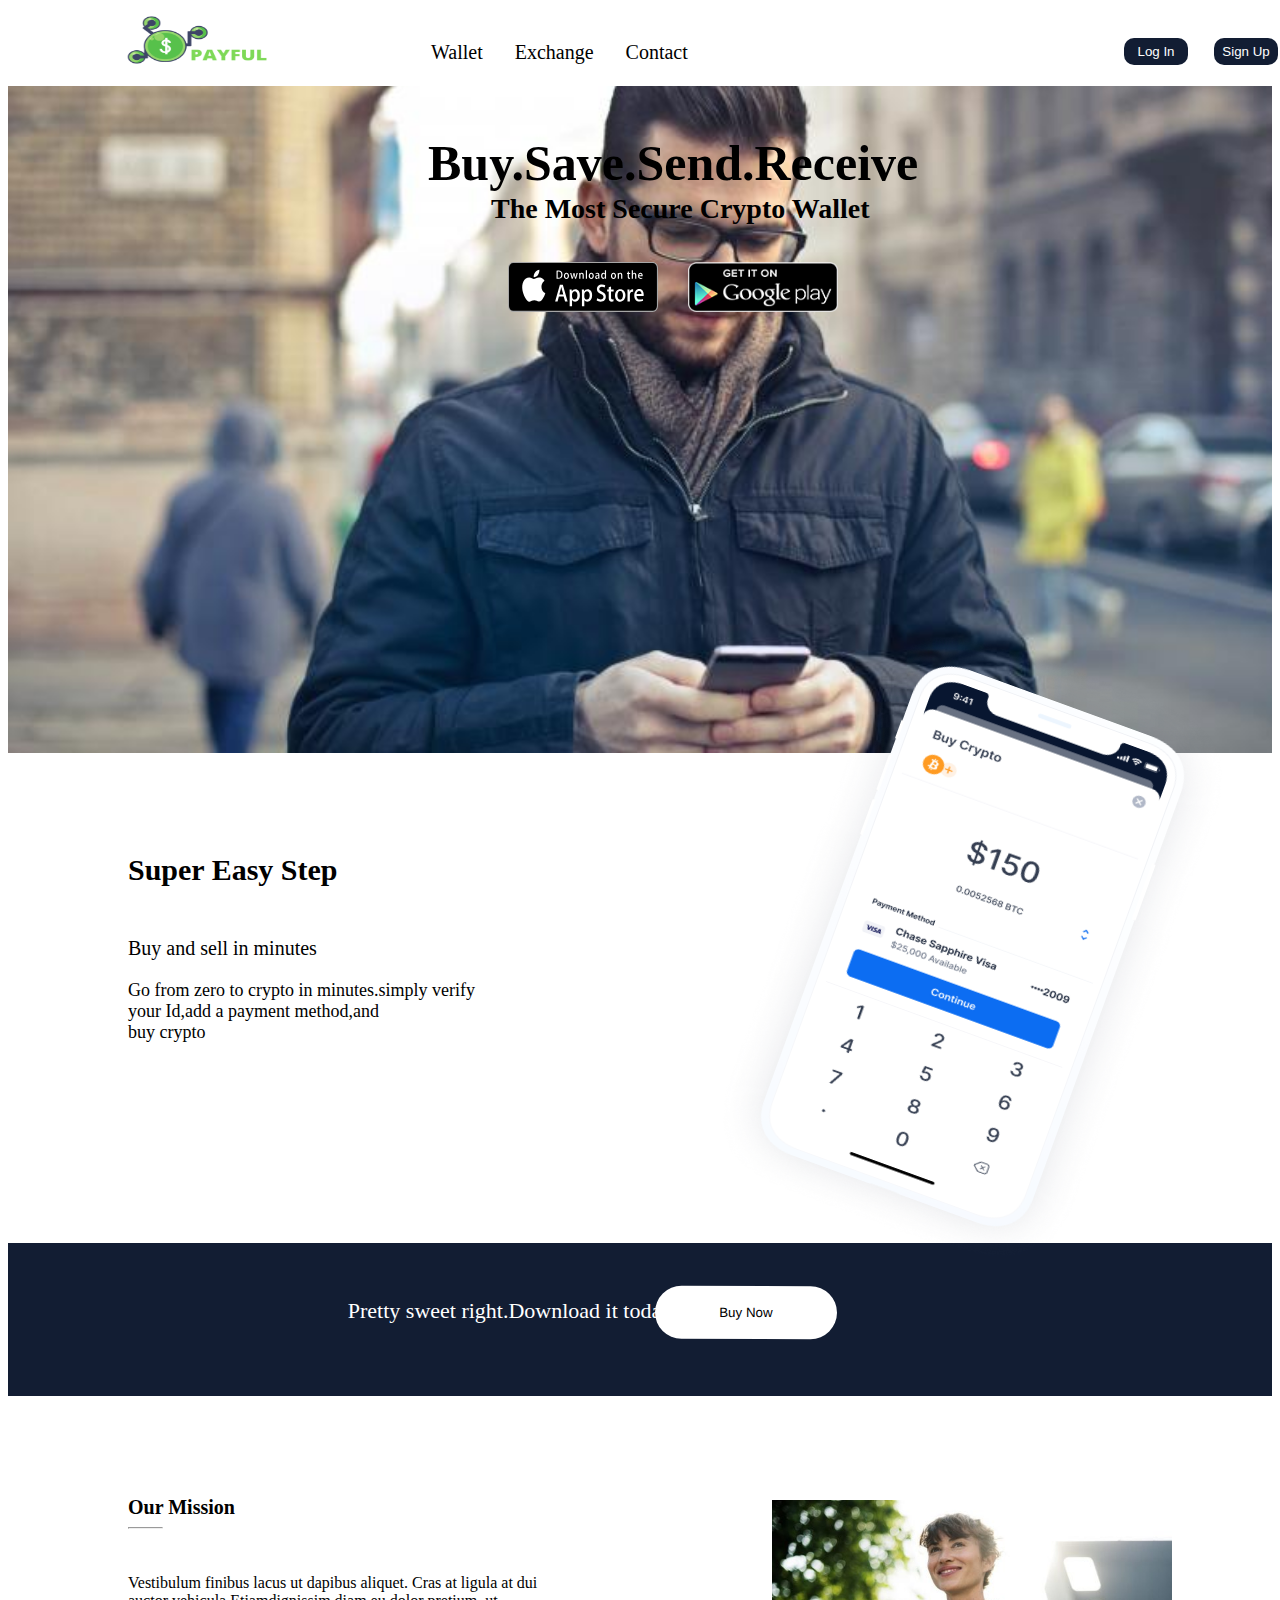
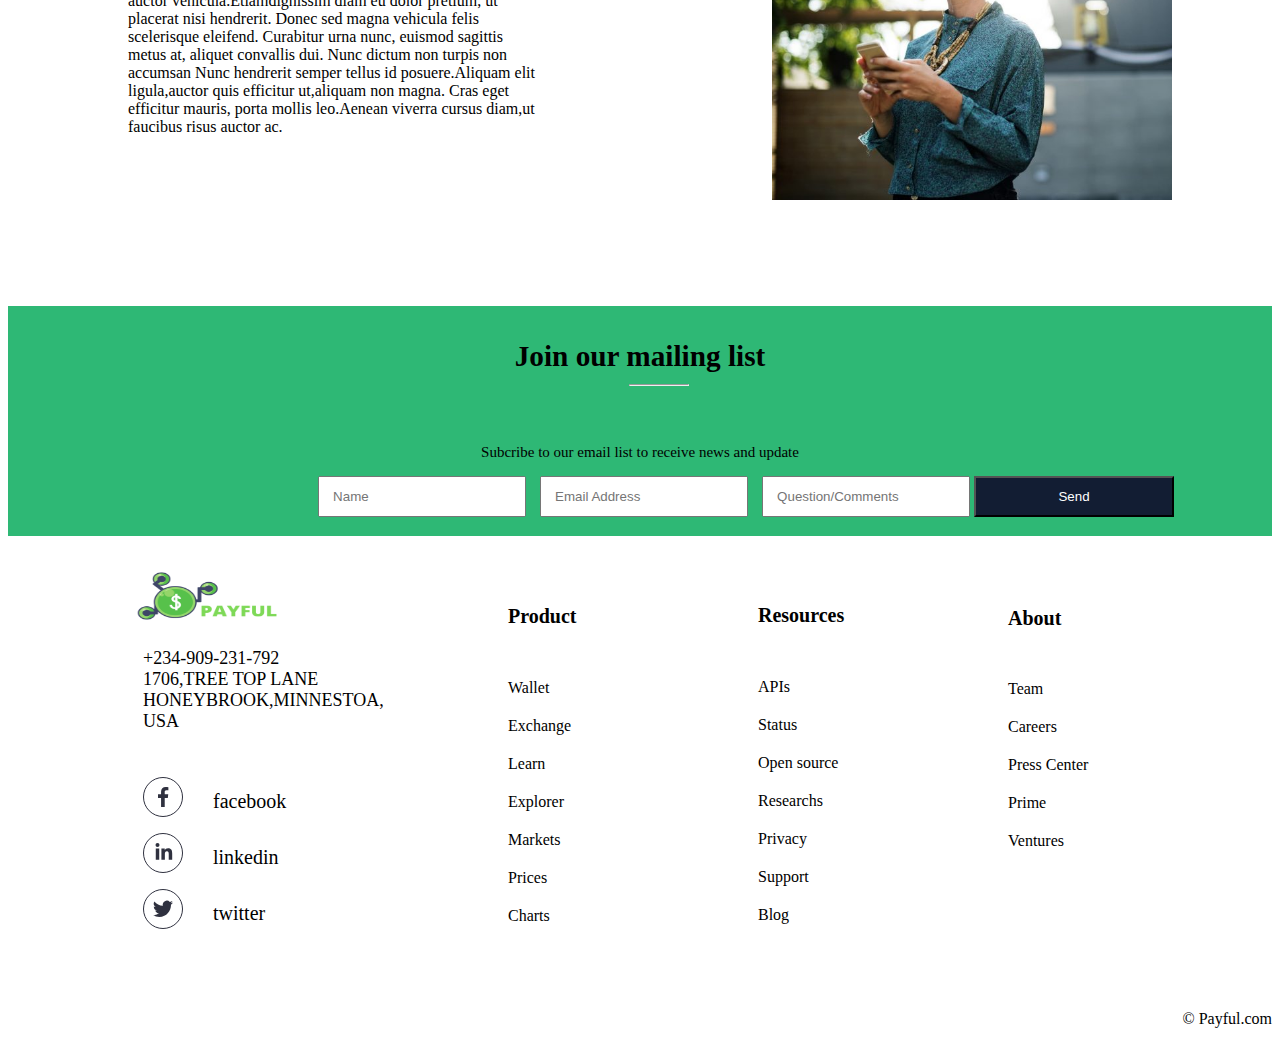
<file: index.html>
<!DOCTYPE html>
<html lang="en">
<head>
    <meta charset="UTF-8">
    <meta name="viewport" content="width=device-width, initial-scale=1.0">
    <title>PAYFUL</title>
    <link rel="stylesheet" href="css/style.css">
</head>
<body>
   <header>
       <nav>
           <div class="logo">
               <img src="image/PAYFUL_1_-removebg-preview.png" alt="" width="200px" height="150px">
           </div>
           <div class="highclass">
               <ul class="nav-1">
                   <li><a href="#">Wallet</a></li>
                   <li><a href="#">Exchange</a></li>
                   <li><a href="#para10">Contact</a></li>
               </ul>
            </div>
            <a href="log in.html"><div class="pop"><button class="btn2">Log In</button></div></a>
            <a href="signup.html"><div class="hip"><button class="btn3">Sign Up</button></div></a>
       </nav>
   </header>  
   <section class="sec1">
       <div>
           <h1 class="sec1-1">Buy.Save.Send.Receive</h1>
       </div>
       <div class="sec1-2">
           <h4 class="sec1-3">The Most Secure Crypto Wallet</h4>
       </div>
       <div class="sec1-4">
           <img src="image/en-app.svg" alt="" width="150px" height="50px">
       </div>
       <div class="sec1-5">
           <img src="image/download-app-android.png" alt="" width="150px" height="50px">
       </div>
   </section>
   <section class="sec2">
       <div>
           <h5 class="sec2-1">Super Easy Step</h5>
       </div>
       <div class="sec2-2">
           <p>Buy and sell in minutes</p>
       </div>
       <div class="sec2-3">
           <p>Go from zero to crypto in minutes.simply verify <br>
               your Id,add a payment method,and <br>
               buy crypto
           </p>
       </div>
       <div class="sec2-4">
           <img src="image/wallet-buy.png" alt="" width="600px" height="600px">
       </div>
   </section>
   <section class="sec3">
       <h3 class="sec3-1">Pretty sweet right.Download it today</h3>
       <div class="sec3-2">
          <a href="signup.html"> <button class="btn">Buy Now</button></a>
       </div>
   </section>
   <section class="sec4">
       <div class="sec4-1">
           <h5>Our Mission</h5>
       </div>
       <div class="sec4-2">
           <hr>
       </div>
       <div class="sec4-3">
           <p>Vestibulum finibus lacus ut dapibus aliquet. Cras at ligula at dui <br>
              auctor vehicula.Etiamdignissim diam eu dolor pretium, ut <br>
                placerat nisi hendrerit. Donec sed magna vehicula felis <br>
                scelerisque eleifend. Curabitur urna nunc, euismod sagittis <br>
                metus at, aliquet convallis  dui. Nunc dictum non turpis non <br>
                accumsan Nunc hendrerit semper tellus id posuere.Aliquam elit <br> 
                ligula,auctor quis efficitur ut,aliquam non magna. Cras eget <br>
                efficitur mauris, porta mollis leo.Aenean viverra cursus diam,ut <br>
                 faucibus risus auctor ac.</p>
       </div>
       <div class="sec4-4">
           <img src="image/womenphone.jpeg" alt="" width="400px" height="300px">
       </div>
   </section>
   <section class="sec5">
       <div class="sec5-1">
           <h3>Join our mailing list</h3>
       </div>
       <div class="sec5-2">
           <hr>
       </div>
       <div class="sec5-3">
           <p>Subcribe to our email list to receive news and update</p>
       </div>
       <div class="sec5-4">
           <input type="text" placeholder="   Name"
          class="sec5-6" >
           <input type="text" placeholder="   Email Address" class="sec5-6" >
           <input type="text" placeholder="   Question/Comments" class="sec5-6" >
           <button class="sec5-5">Send</button>
       </div>
   </section>
   <section class="sec6">
       <div class="sec6-1">
           <img src="image/PAYFUL_1_-removebg-preview.png" alt="" width="200px" height="150px">
       </div>
       <div class="para11">
        <p>
            +234-909-231-792 <br>
            1706,TREE TOP LANE <br>
            HONEYBROOK,MINNESTOA, <br>
            USA
        </p>
    </div>
       <div class="sec6-2">
           <img src="image/facebook.svg" alt="">
           <p class="sec6-3">facebook</p>
       </div>
       <div class="sec6-4">
           <img src="image/linkedin.svg" alt="">
           <p class="sec6-5">linkedin</p>
       </div>
       <div class="sec6-6">
           <img src="image/twitter.svg" alt="">
           <p class="sec6-7">twitter</p>
       </div>
       
       <div class="sec7">
           <h5>Product</h5>
           <ul class="sec7-1">
               <li><a href="">Wallet</a></li>
               <li><a href="#">Exchange</a></li>
               <li><a href="#">Learn</a></li>
               <li><a href="#">Explorer</a></li>
               <li><a href="#">Markets</a></li>
               <li><a href="#">Prices</a></li>
               <li><a href="#">Charts</a></li>
           </ul>
       </div>
       <div class="sec7-2">
          <h5>Resources</h5>
          <ul class="sec7-3">
            <li><a href="#">APIs</a></li>
            <li><a href="#">Status</a></li>
            <li><a href="#">Open source</a></li>
            <li><a href="#">Researchs</a></li>
            <li><a href="#">Privacy</a></li>
            <li><a href="#">Support</a></li>
            <li><a href="#">Blog</a></li>
          </ul>
       </div>
       <div class="sec7-4">
           <h5>About</h5>
           <ul class="sec7-5">
            <li><a href="#">Team</a></li>
            <li><a href="#">Careers</a></li>
            <li id="para10"><a href="#">Press Center</a></li>
            <li><a href="#">Prime</a></li>
            <li><a href="#">Ventures</a></li>
           </ul>
       </div>
       <div class="sec7-6">
           <!-- <img src="image/copyright.jpg" alt="" width="25px" height="25px"> -->
           <p class="sec7-7">© Payful.com</p>
       </div>
   </section>
</body>
</html>
</file>
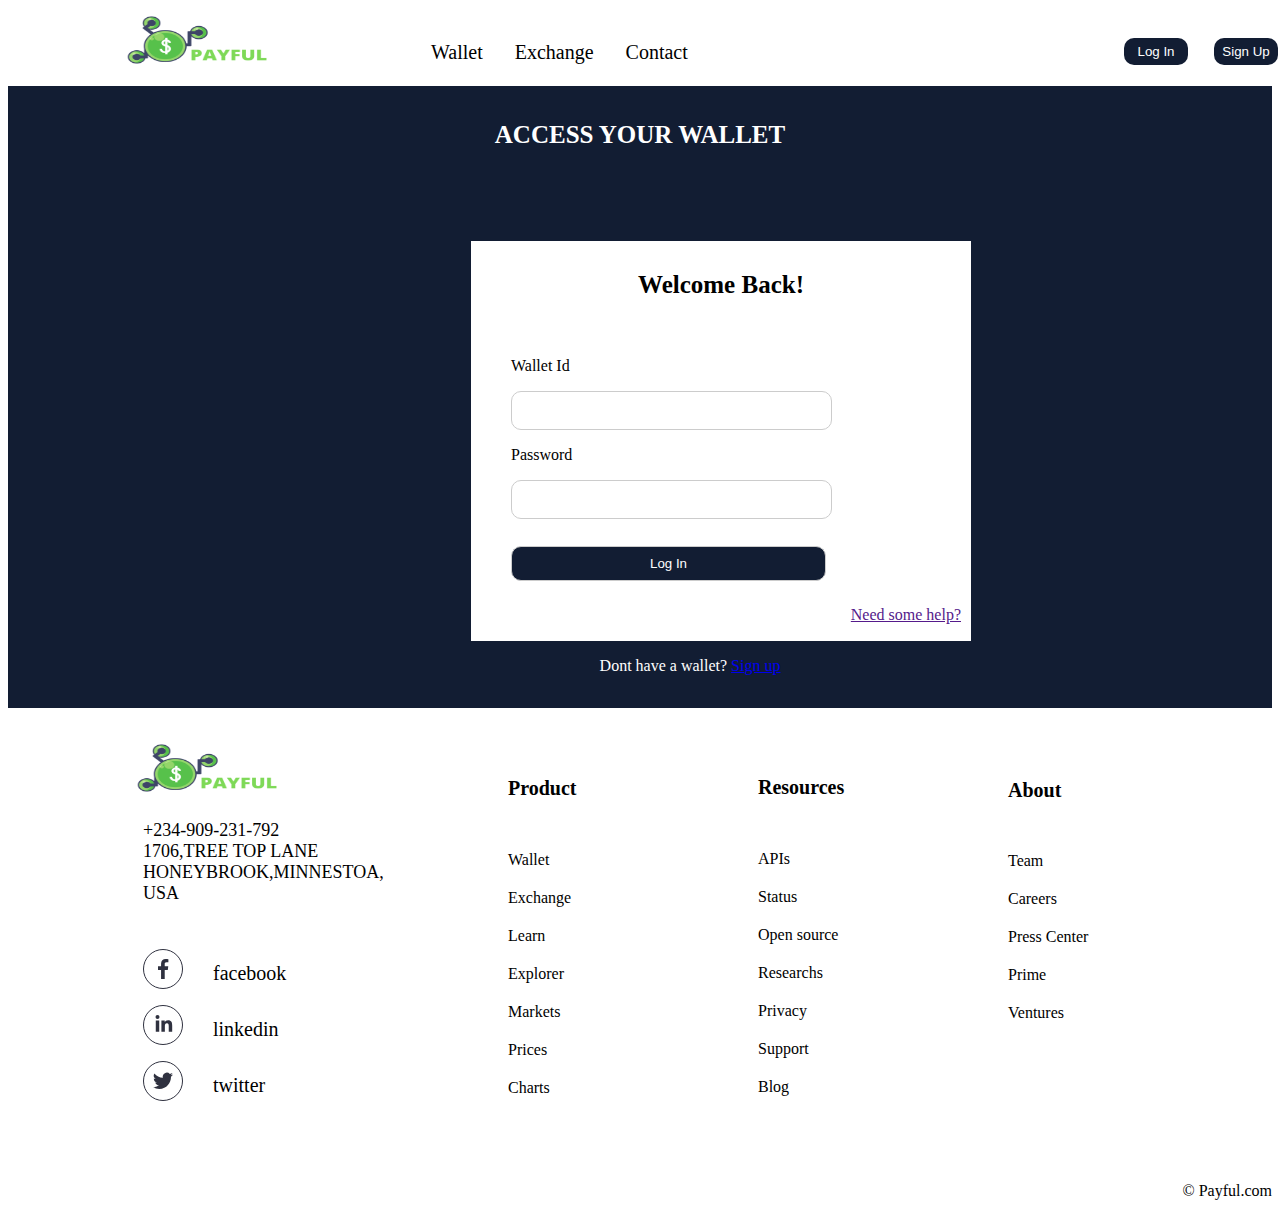
<file: log in.html>
<!DOCTYPE html>
<html lang="en">
<head>
    <meta charset="UTF-8">
    <meta name="viewport" content="width=device-width, initial-scale=1.0">
    <link rel="stylesheet" href="css/style.css">
    <title>LOG IN</title>
</head>
<body>
    <header>
        <nav>
            <div class="logo">
                <img src="image/PAYFUL_1_-removebg-preview.png" alt="" width="200px" height="150px">
            </div>
            <div class="highclass">
                <ul class="nav-1">
                    <li><a href="#">Wallet</a></li>
                    <li><a href="#">Exchange</a></li>
                    <li><a href="#para10">Contact</a></li>
                </ul>
             </div>
             <a href="log in.html"><div class="pop"><button class="btn2">Log In</button></div></a>
             <a href="signup.html"><div class="hip"><button class="btn3">Sign Up</button></div></a>
        </nav>
    </header>  
    <section class="para1">
        <div class="para3"> 
            <h4>ACCESS YOUR WALLET</h4>
        </div>
      <div class="para2">
         <h6 class="para2-1">Welcome Back!</h6>
         <div>
             <p class="para2-2">Wallet Id</p>
             <input type="text" placeholder="" class="para2-3">
         </div>
         <div>
            <p class="para2-4"> Password</p>
             <input type="password" placeholder="" class="para2-5"> 
         </div>
         <div >
            <a href="#"><button class="para2-6">Log In</button></a>
         </div>
         <div class="para2-7">
             <a href="">Need some help?</a>
         </div>
      </div>
      <div class="para2-8">
          <p>Dont have a wallet? <a href="signup.html">Sign up</a></p>
      </div>
    </section>
    <section class="sec6 tec20">
        <div class="sec6-1">
            <img src="image/PAYFUL_1_-removebg-preview.png" alt="" width="200px" height="150px">
        </div>
        <div class="para11">
         <p>
             +234-909-231-792 <br>
             1706,TREE TOP LANE <br>
             HONEYBROOK,MINNESTOA, <br>
             USA
         </p>
     </div>
        <div class="sec6-2">
            <img src="image/facebook.svg" alt="">
            <p class="sec6-3">facebook</p>
        </div>
        <div class="sec6-4">
            <img src="image/linkedin.svg" alt="">
            <p class="sec6-5">linkedin</p>
        </div>
        <div class="sec6-6">
            <img src="image/twitter.svg" alt="">
            <p class="sec6-7">twitter</p>
        </div>
        
        <div class="sec7">
            <h5>Product</h5>
            <ul class="sec7-1">
                <li><a href="">Wallet</a></li>
                <li><a href="#">Exchange</a></li>
                <li><a href="#">Learn</a></li>
                <li><a href="#">Explorer</a></li>
                <li><a href="#">Markets</a></li>
                <li><a href="#">Prices</a></li>
                <li><a href="#">Charts</a></li>
            </ul>
        </div>
        <div class="sec7-2">
           <h5>Resources</h5>
           <ul class="sec7-3">
             <li><a href="#">APIs</a></li>
             <li><a href="#">Status</a></li>
             <li><a href="#">Open source</a></li>
             <li><a href="#">Researchs</a></li>
             <li><a href="#">Privacy</a></li>
             <li><a href="#">Support</a></li>
             <li><a href="#">Blog</a></li>
           </ul>
        </div>
        <div class="sec7-4">
            <h5>About</h5>
            <ul class="sec7-5">
             <li><a href="#">Team</a></li>
             <li><a href="#">Careers</a></li>
             <li id="para10"><a href="#">Press Center</a></li>
             <li><a href="#">Prime</a></li>
             <li><a href="#">Ventures</a></li>
            </ul>
        </div>
        <div class="sec7-6">
            <!-- <img src="image/copyright.jpg" alt="" width="25px" height="25px"> -->
            <p class="sec7-7">© Payful.com</p>
        </div>
    </section>
</body>
</html>
</file>
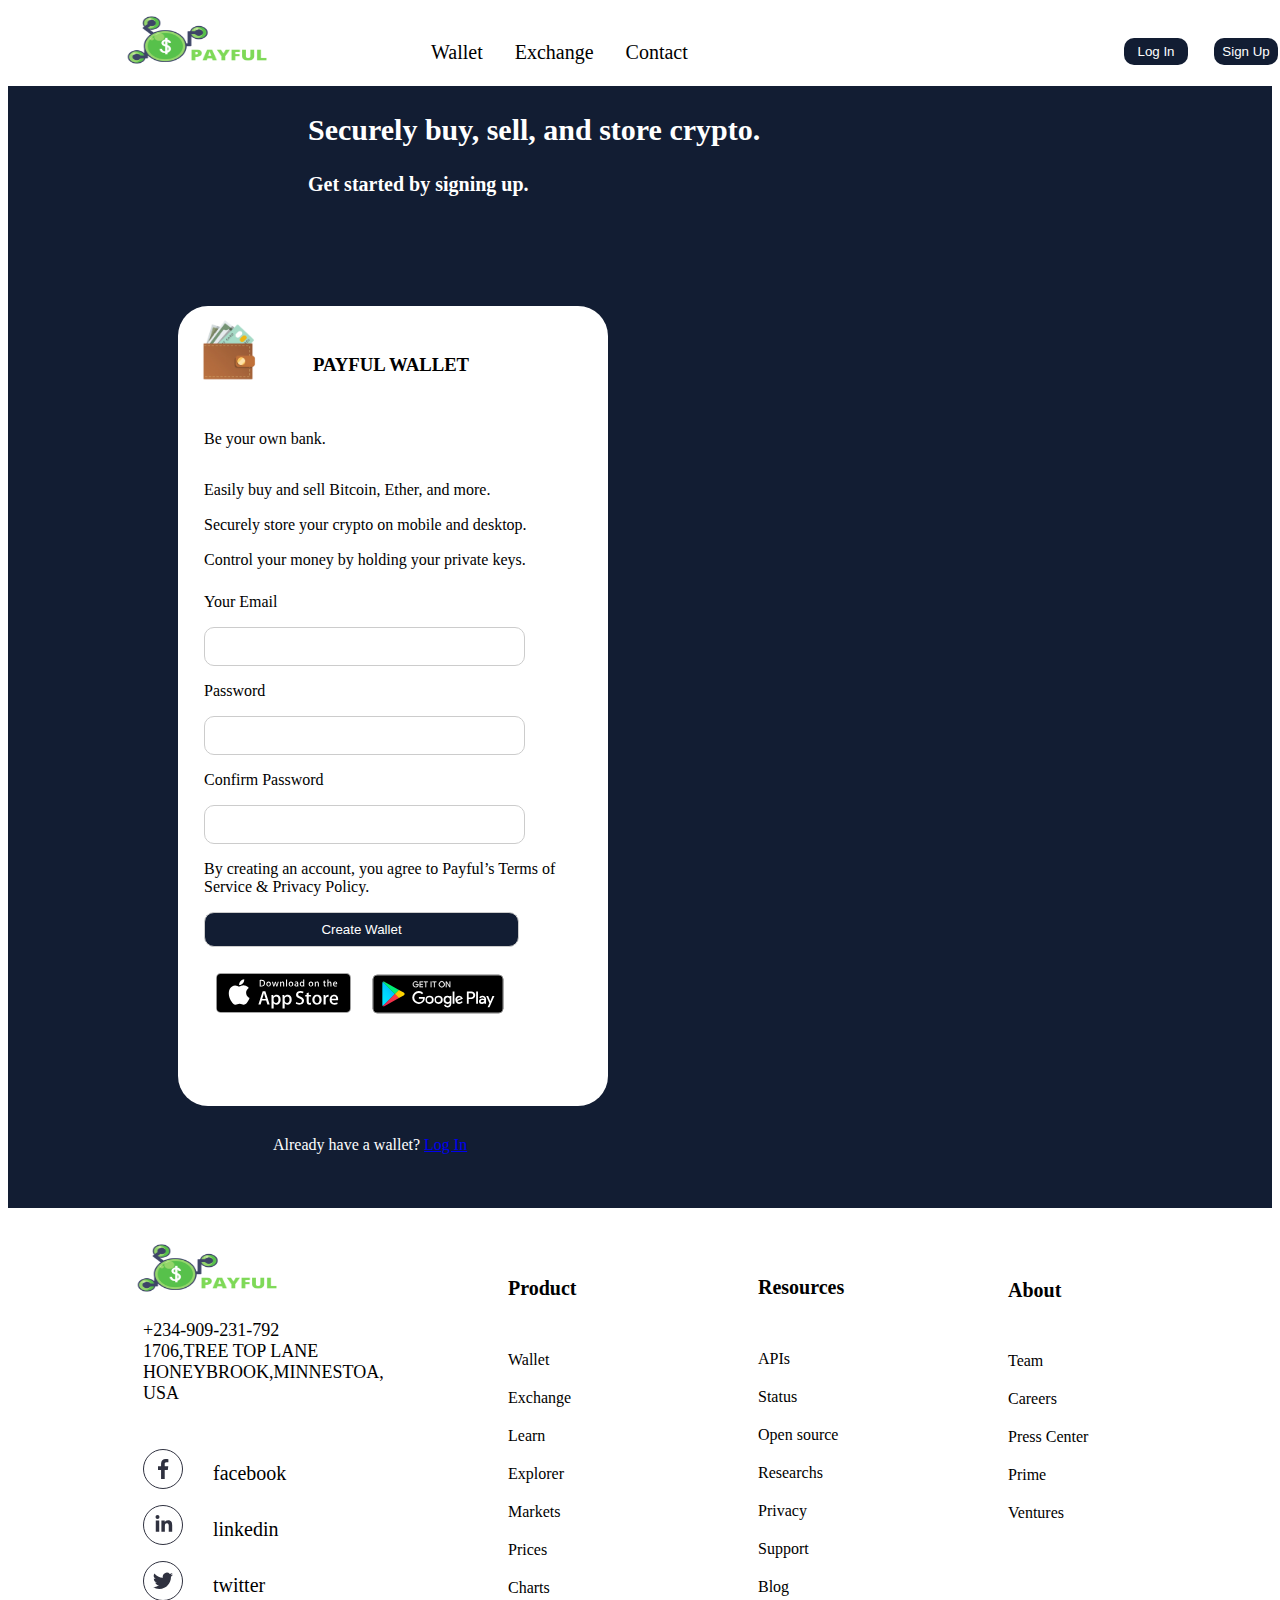
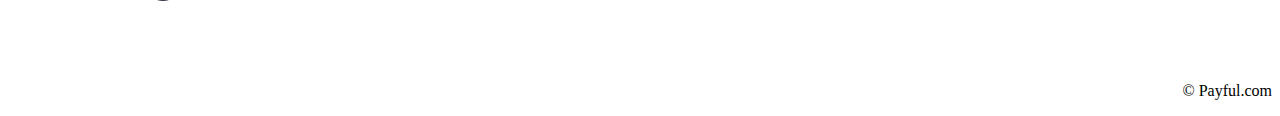
<file: signup.html>
<!DOCTYPE html>
<html lang="en">
<head>
    <meta charset="UTF-8">
    <meta name="viewport" content="width=device-width, initial-scale=1.0">
    <link rel="stylesheet" href="css/style.css">
    <title>Sign Up</title>
</head>
<body>
    <header>
        <nav>
            <div class="logo">
                <img src="image/PAYFUL_1_-removebg-preview.png" alt="" width="200px" height="150px">
            </div>
            <div class="highclass">
                <ul class="nav-1">
                    <li><a href="#">Wallet</a></li>
                    <li><a href="#">Exchange</a></li>
                    <li><a href="#para10">Contact</a></li>
                </ul>
             </div>
             <a href="log in.html"><div class="pop"><button class="btn2">Log In</button></div></a>
             <a href="signup.html"><div class="hip"><button class="btn3">Sign Up</button></div></a>
        </nav>
    </header>  
    <section class="sec8">
        <div class="sec8-1">
            <h2>Securely buy, sell, and store crypto.</h2>
            <h4>Get started by signing up.</h4>
        </div>
        <div class="sec8-2">
            <div>
                <img src="image/credit-1-removebg-preview.png" alt="" width="100px" height="100px">
            </div>
            <div class="sec8-3">
                <h3>PAYFUL WALLET</h3>
           </div>
           <div class="sec8-4">
               <p>Be your own bank.</p>
               <p>Easily buy and sell Bitcoin, Ether, and more. <br>
                Securely store your crypto on mobile and desktop. <br>
                Control your money by holding your private keys. <br> </p>
           </div>
           <div class="sec8-5">
               <p>Your Email</p>
               <input type="text" placeholder="" class="sec8-6">
               <p>Password</p>
               <input type="text" placeholder="" class="sec8-7">
               <p>Confirm Password</p>
               <input type="text" placeholder="" class="sec8-8">
           </div>
           <div class="sec8-9">
               <p>By creating an account, you agree to Payful’s Terms of <br>
                   Service & Privacy Policy.</p>
           </div>
           <div>
               <a href=""><button class="sec10">Create Wallet</button></a>
           </div>
           <div class="sec10-1">
               <img src="image/en-app.svg" alt="">
           </div>
           <div class="sec10-2">
               <img src="image/googleplay.svg" alt=""  width="150px" height="120px">
           </div>
        </div>
        <div class="sec10-3">
            <p>Already have a wallet? <a href="log in.html">Log In</a></p>
            
        </div>
    </section>  
    <section class="sec6 tec20">
        <div class="sec6-1">
            <img src="image/PAYFUL_1_-removebg-preview.png" alt="" width="200px" height="150px">
        </div>
        <div class="para11">
         <p>
             +234-909-231-792 <br>
             1706,TREE TOP LANE <br>
             HONEYBROOK,MINNESTOA, <br>
             USA
         </p>
     </div>
        <div class="sec6-2">
            <img src="image/facebook.svg" alt="">
            <p class="sec6-3">facebook</p>
        </div>
        <div class="sec6-4">
            <img src="image/linkedin.svg" alt="">
            <p class="sec6-5">linkedin</p>
        </div>
        <div class="sec6-6">
            <img src="image/twitter.svg" alt="">
            <p class="sec6-7">twitter</p>
        </div>
        
        <div class="sec7">
            <h5>Product</h5>
            <ul class="sec7-1">
                <li><a href="">Wallet</a></li>
                <li><a href="#">Exchange</a></li>
                <li><a href="#">Learn</a></li>
                <li><a href="#">Explorer</a></li>
                <li><a href="#">Markets</a></li>
                <li><a href="#">Prices</a></li>
                <li><a href="#">Charts</a></li>
            </ul>
        </div>
        <div class="sec7-2">
           <h5>Resources</h5>
           <ul class="sec7-3">
             <li><a href="#">APIs</a></li>
             <li><a href="#">Status</a></li>
             <li><a href="#">Open source</a></li>
             <li><a href="#">Researchs</a></li>
             <li><a href="#">Privacy</a></li>
             <li><a href="#">Support</a></li>
             <li><a href="#">Blog</a></li>
           </ul>
        </div>
        <div class="sec7-4">
            <h5>About</h5>
            <ul class="sec7-5">
             <li><a href="#">Team</a></li>
             <li><a href="#">Careers</a></li>
             <li id="para10"><a href="#">Press Center</a></li>
             <li><a href="#">Prime</a></li>
             <li><a href="#">Ventures</a></li>
            </ul>
        </div>
        <div class="sec7-6">
            <!-- <img src="image/copyright.jpg" alt="" width="25px" height="25px"> -->
            <p class="sec7-7">© Payful.com</p>
        </div>
    </section>
</body>
</html>
</file>
<file: css/style.css>
body{
    overflow-x: hidden;
}
header{
    position: fixed;
    z-index: 100;
    top: 0;
    /* display: flex; */
    width: 100%;
    background-color: #FFFFFF;
}
.logo{
    margin-top: -35px;
    margin-left: 90px;
}
.nav-1{
    list-style-type: none;
   display: inline;
   margin-left: 100px;
   font-size: 20px;
   direction: ltr;  
}
.nav-1 > li {
   float: left;
   list-style: none;
 }
.nav-1 > li a {
   display: block;
   color: black;
   text-align: center;
   padding: 14px 16px;
   text-decoration: none;
 }
.nav-1 > li a:hover {
   background-color: transparent;
}
.highclass{
    margin-left: 407px;
    margin-top: -92px;
    margin-bottom: 36px;
}
.pop{
    float: right;
    margin-right: 100px;
    margin-top: -48px;
    
}
.btn2{
        width: 64px;
        height: 27px;
        background: #121D33;
        border-radius: 10px;
        color: white;
        border: none;
}
.btn3 {
    width: 64px;
    height: 27px;
    background: #121D33;
    border-radius: 10px;
    color: white;
    border: none;
}
.hip{
    float: right;
    margin-right: 10px;
    margin-top: -48px;
}
.sec1{
    background-image: url(../image/manphone.jpeg);
    background-repeat: no-repeat;
    background-size: cover;
    height: 719px;
}
.sec1-1{
    padding-top: 100px;
    margin-left: 420px;
    font-size: 50px;
}
.sec1-3{
    margin-left: 483px;
    font-size: 28px;
    margin-top: -32px;
}
.sec1-4{
    margin-left: 500px;
}
.sec1-5{
    padding-left: 680px;
    margin-top: -54px;
}
.sec2{
    margin-bottom: 200px;
}
.sec2-1{
    margin-left: 120px;
    margin-top: 100px;
    font-size: 30px;
}
.sec2-2{
    margin-left: 120px;
    font-size: 20px;
}
.sec2-3{
        margin-left: 120px;
        font-size: 18px;   
}
.sec2-4{
    float: right;
    margin-top: -415px;
    transform: rotate(20deg);
}
.sec3{
    background-color: #121d33;
    padding-bottom: 50px;
}
.sec3-1{
    font-family: Roboto;
    font-style: normal;
    font-weight: 500;
    font-size: 22px;
    line-height: 26px;
    color: #FFFFFF;
    text-align: center;
    margin-left: -260px;
    padding-top: 55px;
}
.sec3-2{
    float: right;
margin-right: 435px;
margin-top: -60px;
}
.btn{
    width: 181.83px;
    height: 53.49px;
    background: #FFFFFF;
    border-radius: 57px;
    transform: rotate(0.13deg);
    border: none;
}
.sec4-1{
    margin-left: 120px;
    margin-top: 100px;
    font-size: 25px;
}
.sec4-2{
        width: 35px;
        margin-left: 120px;
        margin-top: -25px;
}
.sec4-3{
    margin-left: 120px;
    margin-top: 45px;
}
.sec4-4{
    float: right;
    margin-top: -252px;
    margin-right: 100px;
}
.sec5{
    background-color: #2EB875;
    margin-top: 170px;
    margin-bottom: 100px;
    height: 230px;
}
.sec5-1{
    text-align: center;
    font-size: 25px;
    padding-top: 5px;
}
.sec5-2{
    width: 60px;
    margin-left: 621px;
    margin-top: -18px;
}
.sec5-3{
        text-align: center;
        margin-top: 58px;
        font-size: 15px;
}
.sec5-6{
    height: 35px;
    width: 200px;
    margin-left: 10px;
    margin-top: -50px;
}
.sec5-4{
    margin-left: 300px;
    
}
.sec5-5{
    width: 200px;
    height: 41px;
    color: #FFFFFF;
    background-color: #121D33;
}
.sec6-1{
    margin-top: -115px;
    margin-left: 100px;
}
.sec6-2{
    margin-left: 135px;
}
.sec6-3{
    margin-left: 70px;
    margin-top: -31px;
    font-size: 20px;
}
.sec6-4{
    margin-left: 135px;
}
.sec6-5{
    margin-left: 70px;
    margin-top: -31px;
    font-size: 20px;
}
.sec6-6{
    margin-left: 135px;
}
.sec6-7{
    margin-left: 70px;
    margin-top: -31px;
    font-size: 20px;
}
.sec7{
        margin-left: 500px;
        margin-top: -361px;
        line-height: 38px;
        
}
ul li{
    list-style-type: none;
    
}
ul >li a{
    text-decoration: none;
    color: black;
}
.sec7-1{
    margin-left: -40px;
}
h5{
    font-size: 20px;
}
.sec7-2{
        margin-left: 750px;
        margin-top: -372px;
        line-height: 38px;
}
.sec7-3{
    margin-left: -40px;
}
.sec7-4{
        margin-left: 1000px;
        margin-top: -368px;
        line-height: 38px;
}
.sec7-5{
    margin-left: -40px;
}
.sec7-6{
    margin-top: 50px;
}
.sec7-7{
    float: right;
    margin-top: 100px;
}
.sec8{
    background-color: #121D33;
    height: 1200px;
}
.sec8-1{
    color: #FFFFFF;
    margin-left: 300px;
    padding-top: 80px;
    font-size: 20px;
}
.sec8-2{
    background-color: #FFFFFF;
    height: 800px;
    width: 430px;
    margin-left: 170px;
    margin-top: 110px;
    border-radius: 30px;
}
.sec8-3{
    margin-left: 135px;
    margin-top: -75px;
}
.sec8-4{
        margin-top: 45px;
        margin-left: 26px;
        line-height: 35px;
}
.sec8-5{
    margin-left: 26px;
}
.sec8-6{
        width: 315px;
        height: 35px;
        border-radius: 10px;
        border:#ccc 1px solid;
}
.sec8-7{
    width: 315px;
    height: 35px;
    border-radius: 10px;
    border:#ccc 1px solid;
}
.sec8-8{
    width: 315px;
    height: 35px;
    border-radius: 10px;
    border:#ccc 1px solid;
}
.sec8-9{
    margin-left: 26px;
}
.sec10{
    width: 315px;
    height: 35px;
    border-radius: 10px;
    border:#ccc 1px solid;
    margin-left: 26px;
    background-color: #121D33;
    color: #fff;
}
.sec10-1{
        margin-top: 26px;
        margin-left: 38px;
}
.sec10-2{
        margin-left: 185px;
        margin-top: -83px;
}
.sec10-3{
        margin-left: 265px;
        margin-top: 30px;
        color: white;
}
.tec20{
    margin-top: 100px;
}
.para1{
    background-color: #121D33;
    height: 700px;
}
.para2{
    background-color: #fff;
    height: 400px;
    width: 500px;
    margin-left: 463px;
    margin-top: -40px;
}
.para3{
    text-align: center;
    font-size: 25px;
    padding-top: 80px;
    padding-bottom: 40px;
    color: #FFFFFF;
}
.para2-1{
    text-align: center;
font-size: 25px;
padding-top: 30px
}
.para2-2{
    margin-left: 40px;
}
.para2-3{
    width: 315px;
    height: 35px;
    border-radius: 10px;
    border:#ccc 1px solid;
    margin-left: 40px;
}
.para2-4{
    margin-left: 40px;
}
.para2-5{
    width: 315px;
    height: 35px;
    border-radius: 10px;
    border:#ccc 1px solid;
    margin-left: 40px;
}
.para2-6{
        width: 315px;
        height: 35px;
        border-radius: 10px;
        border:#ccc 1px solid;
        margin-left: 40px;
        margin-top: 27px;
         background-color: #121D33;
        color: white;
}
.para2-7{
    float: right;
    margin-top: 25px;
    margin-right: 10px;
}
.para2-7 a{
    list-style-type: none;
}
.para2-7 :hover a{
    text-decoration: none;
}
.para2-8{
        text-align: center;
        margin-left: 100px;
        color: #fff;
}
.para11{
    margin-left: 135px;
font-size: 18px;
margin-bottom: 45px;
margin-top: -45px;
}
</file>
